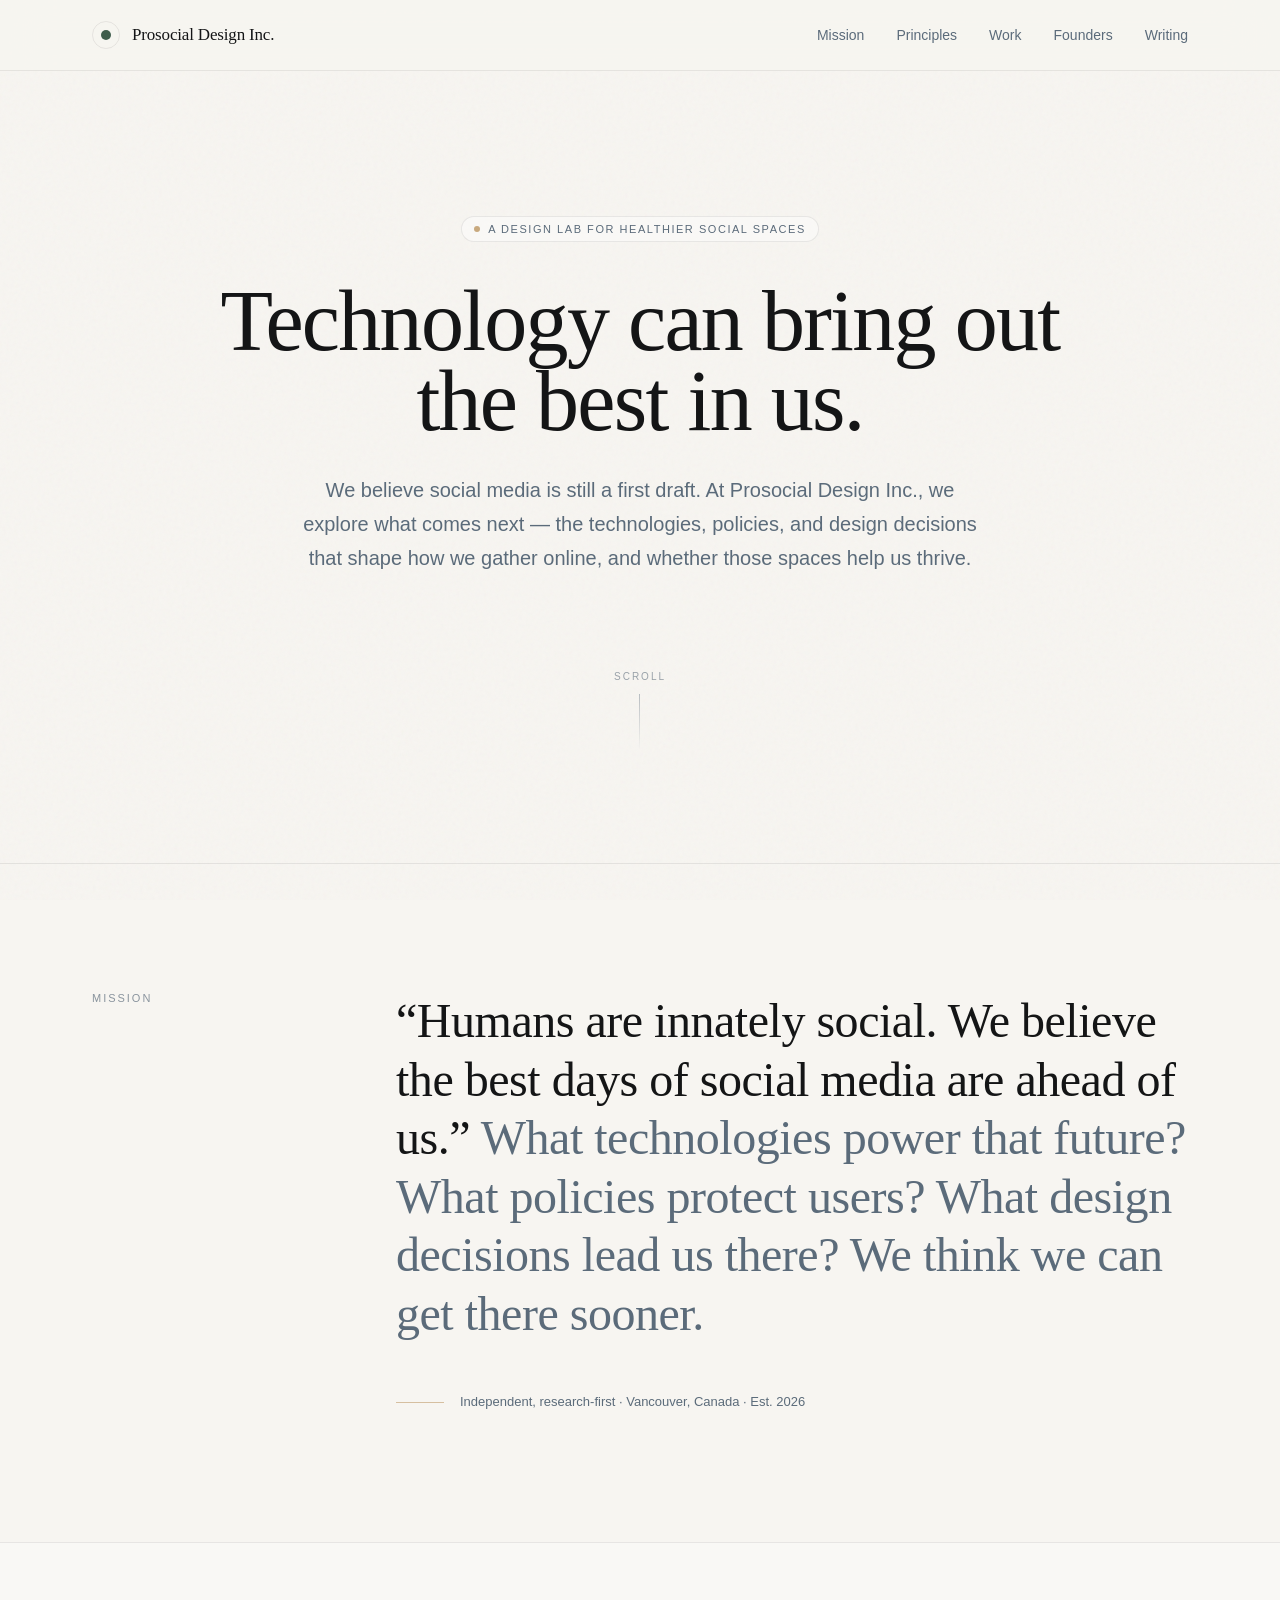
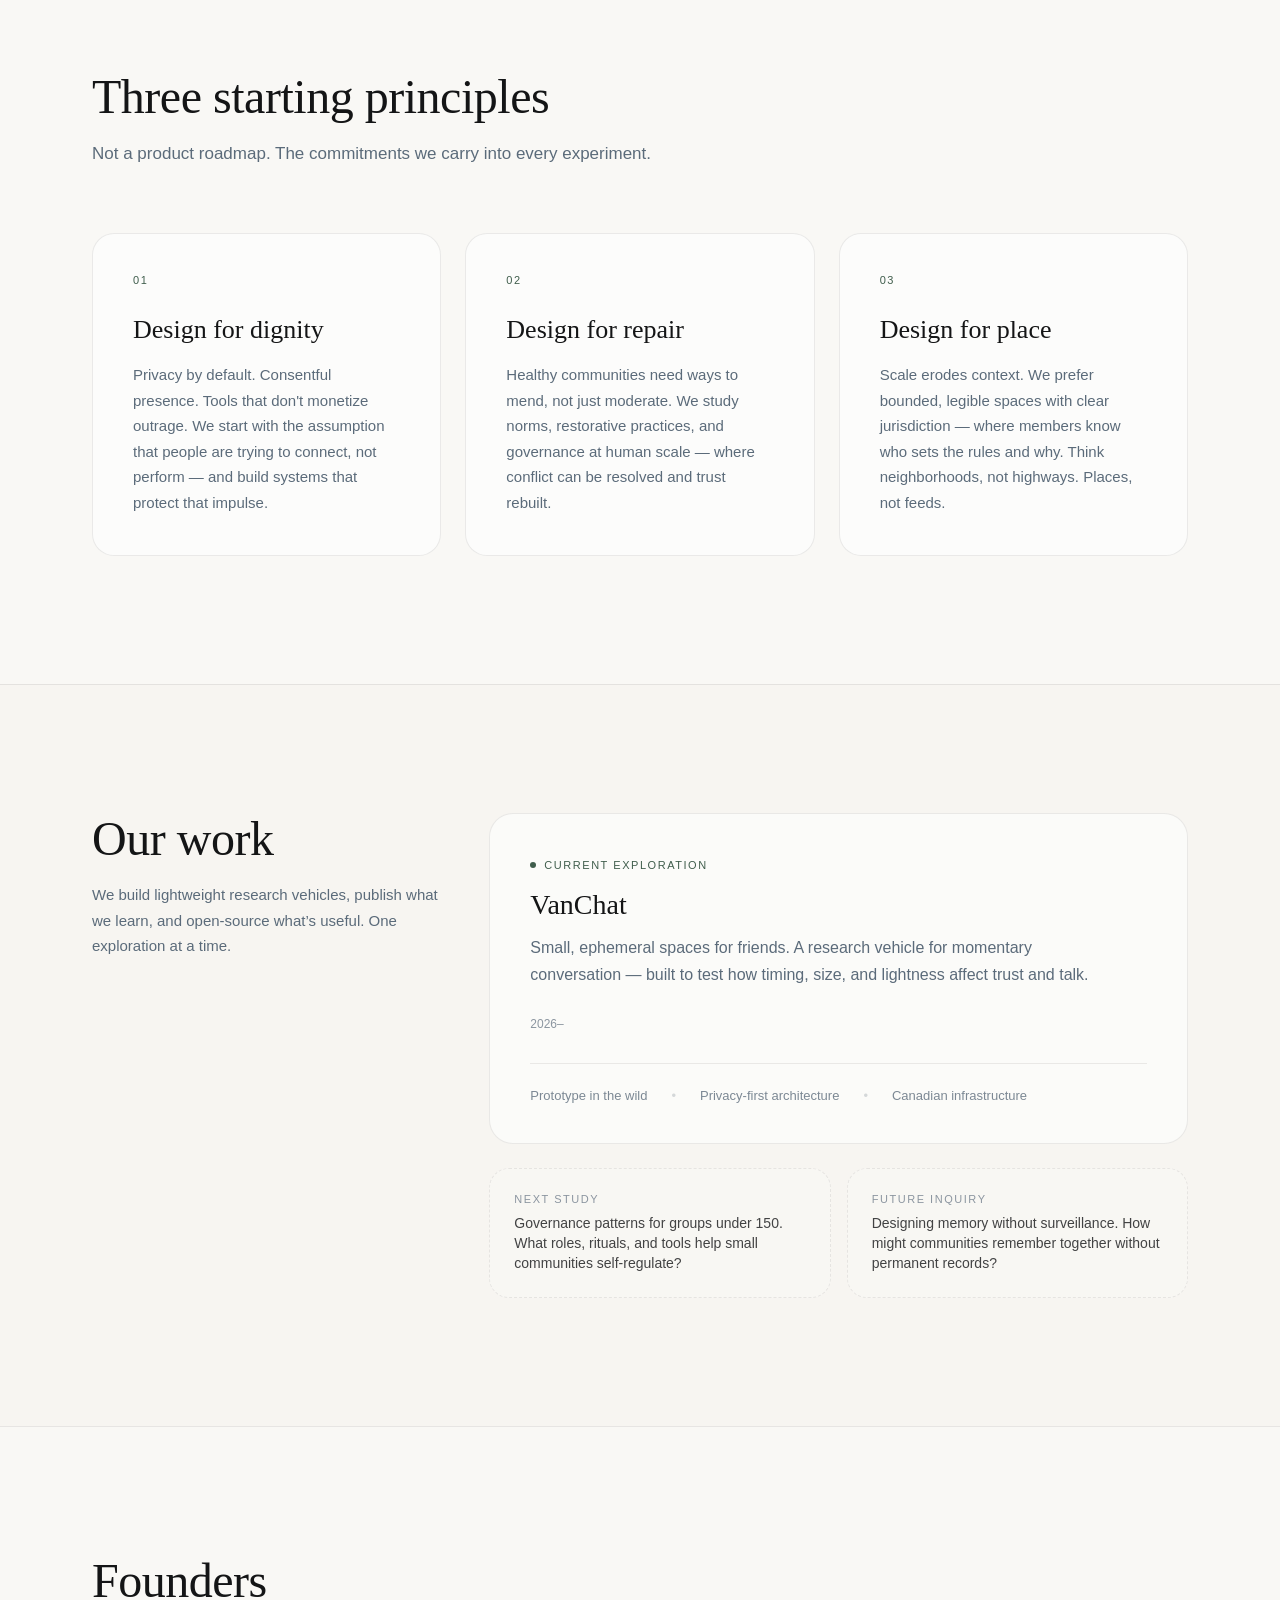
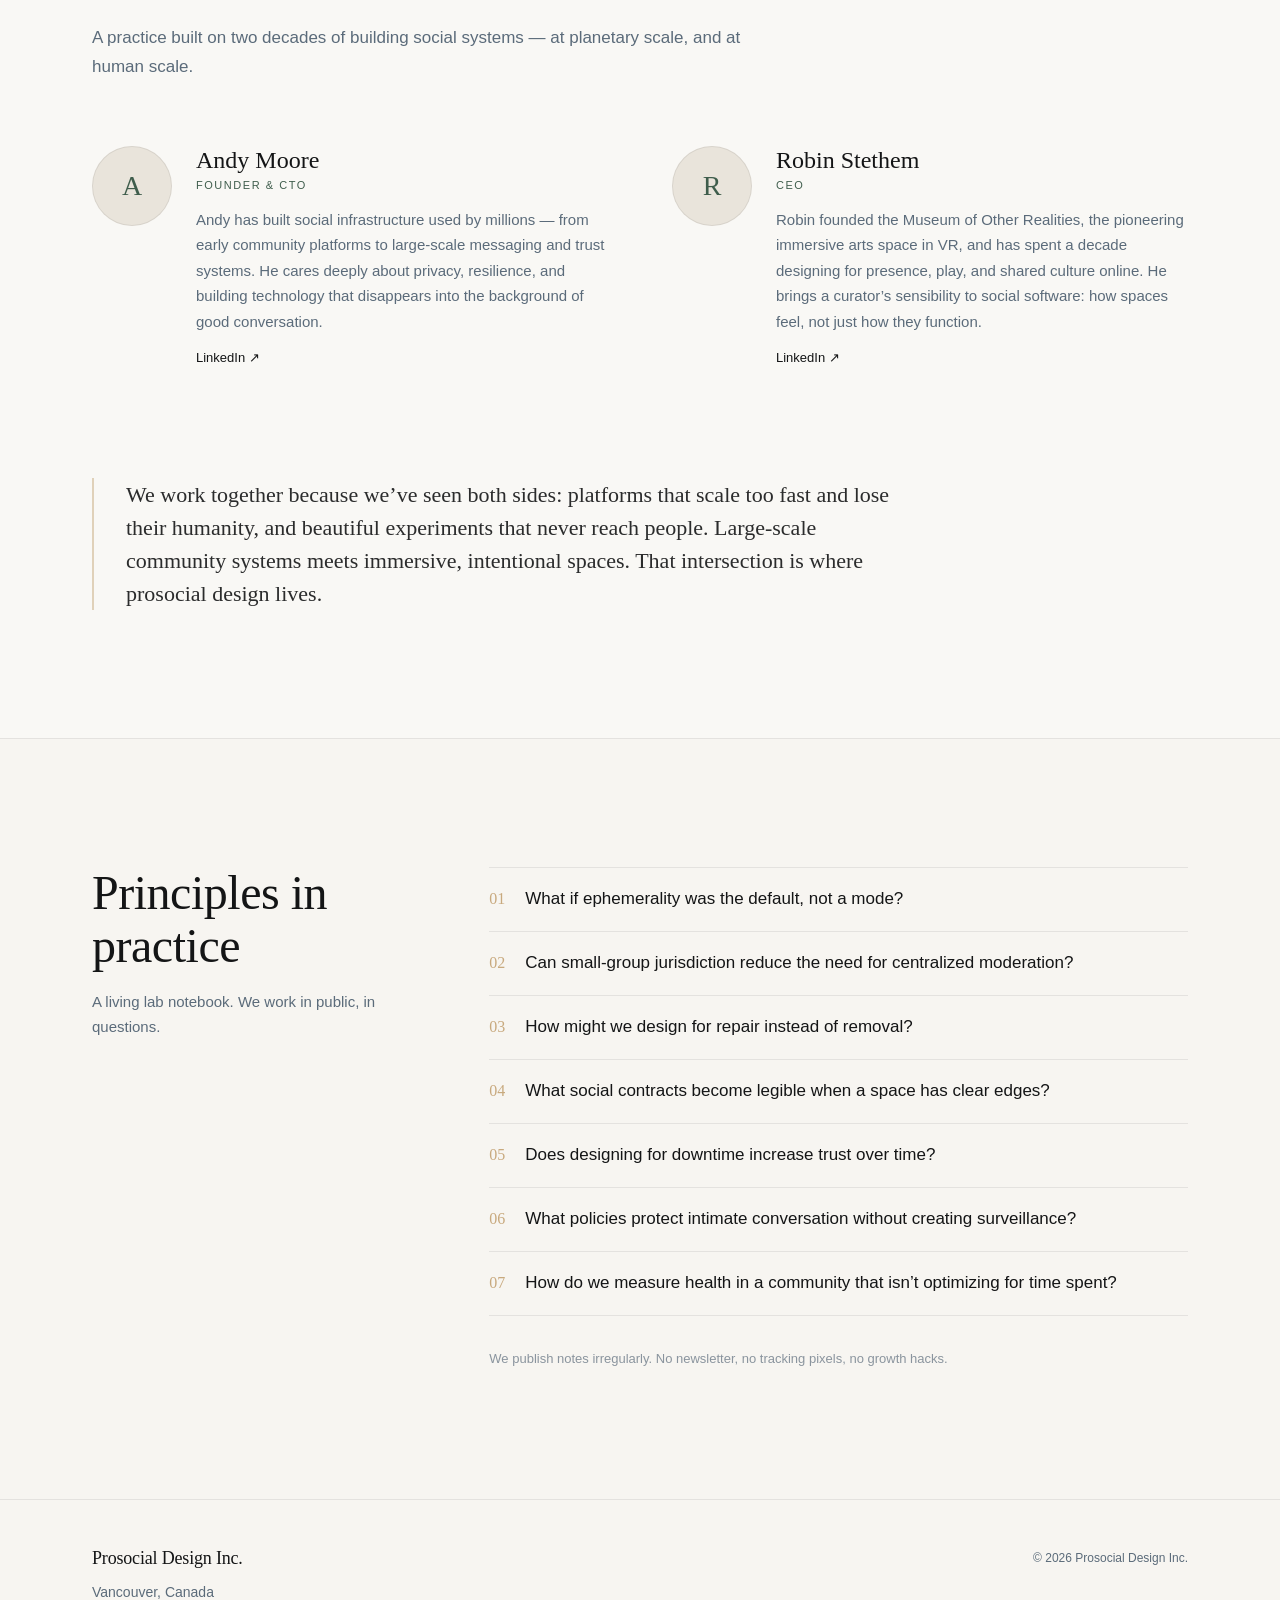
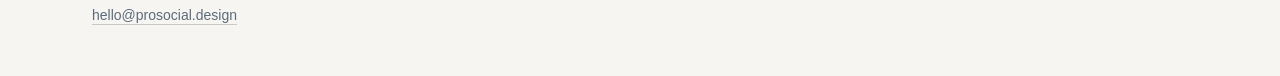
<file: index.html>
<!DOCTYPE html>
<html lang="en">
<head>
  <meta charset="UTF-8">
  <meta name="viewport" content="width=device-width, initial-scale=1.0">
  <title>Prosocial Design Inc. — A design lab for healthier social spaces</title>
  <meta name="description" content="Prosocial Design Inc. is an independent research lab based in Vancouver, Canada exploring healthier social spaces, social media, and the design decisions that help people thrive online.">
  <meta property="og:title" content="Prosocial Design Inc.">
  <meta property="og:description" content="A design lab for healthier social spaces. Technology can bring out the best in us.">
  <meta property="og:type" content="website">
  <meta property="og:url" content="https://prosocial.design">
  <meta property="og:image" content="https://prosocial.design/assets/og-image.png">
  <meta property="og:image:width" content="1200">
  <meta property="og:image:height" content="630">
  <meta name="twitter:card" content="summary_large_image">
  <meta name="twitter:title" content="Prosocial Design Inc.">
  <meta name="twitter:description" content="A design lab for healthier social spaces. Technology can bring out the best in us.">
  <meta name="twitter:image" content="https://prosocial.design/assets/og-image.png">
  <link rel="preconnect" href="https://fonts.googleapis.com">
  <link rel="icon" href="data:image/svg+xml,<svg xmlns='http://www.w3.org/2000/svg' viewBox='0 0 100 100'><rect width='100' height='100' rx='50' fill='%23F7F5F1'/><circle cx='50' cy='50' r='16' fill='%233F5D4C'/></svg>">
  <link rel="stylesheet" href="css/style.css">
  <script>document.documentElement.classList.add('js');</script>
</head>
<body>
  <div class="paper-noise" aria-hidden="true"></div>

  <header class="site-header">
    <div class="header-inner">
      <a href="#" class="brand" aria-label="Prosocial Design Inc. home">
        <span class="brand-mark" aria-hidden="true"><span></span></span>
        <span>Prosocial Design Inc.</span>
      </a>
      <nav class="desktop-nav" aria-label="Primary navigation">
        <a href="#mission">Mission</a>
        <a href="#principles">Principles</a>
        <a href="#work">Work</a>
        <a href="#founders">Founders</a>
        <a href="#writing">Writing</a>
      </nav>
      <button id="menuBtn" class="menu-button" type="button" aria-label="Open menu" aria-expanded="false" aria-controls="mobileNav">
        <svg width="24" height="24" fill="none" stroke="currentColor" stroke-width="1.5" aria-hidden="true">
          <path d="M4 7h16M4 12h16M4 17h16"/>
        </svg>
      </button>
    </div>
    <nav id="mobileNav" class="mobile-nav" aria-label="Mobile navigation">
      <a href="#mission">Mission</a>
      <a href="#principles">Principles</a>
      <a href="#work">Work</a>
      <a href="#founders">Founders</a>
      <a href="#writing">Writing</a>
    </nav>
  </header>

  <main>
    <section class="hero">
      <div class="shell">
        <div class="hero-inner">
          <div class="eyebrow fade-in">
            <span></span>
            A design lab for healthier social spaces
          </div>
          <h1 class="fade-in">Technology can bring out the best in us.</h1>
          <p class="hero-copy fade-in">We believe social media is still a first draft. At Prosocial Design Inc., we explore what comes next — the technologies, policies, and design decisions that shape how we gather online, and whether those spaces help us thrive.</p>
          <div class="scroll-cue" aria-hidden="true">
            <span>Scroll</span>
            <div></div>
          </div>
        </div>
      </div>
    </section>

    <section id="mission" class="section mission">
      <div class="shell section-grid">
        <div class="section-label">Mission</div>
        <div>
          <blockquote class="mission-quote fade-in">
            “Humans are innately social. We believe the best days of social media are ahead of us.”
            <span>What technologies power that future? What policies protect users? What design decisions lead us there? We think we can get there sooner.</span>
          </blockquote>
          <div class="note-row">
            <div></div>
            <p>Independent, research-first · Vancouver, Canada · Est. 2026</p>
          </div>
        </div>
      </div>
    </section>

    <section id="principles" class="section section-tint">
      <div class="shell">
        <div class="section-heading fade-in">
          <h2>Three starting principles</h2>
          <p>Not a product roadmap. The commitments we carry into every experiment.</p>
        </div>
        <div class="principle-grid">
          <article class="card fade-in">
            <div class="number">01</div>
            <h3>Design for dignity</h3>
            <p>Privacy by default. Consentful presence. Tools that don't monetize outrage. We start with the assumption that people are trying to connect, not perform — and build systems that protect that impulse.</p>
          </article>
          <article class="card fade-in">
            <div class="number">02</div>
            <h3>Design for repair</h3>
            <p>Healthy communities need ways to mend, not just moderate. We study norms, restorative practices, and governance at human scale — where conflict can be resolved and trust rebuilt.</p>
          </article>
          <article class="card fade-in">
            <div class="number">03</div>
            <h3>Design for place</h3>
            <p>Scale erodes context. We prefer bounded, legible spaces with clear jurisdiction — where members know who sets the rules and why. Think neighborhoods, not highways. Places, not feeds.</p>
          </article>
        </div>
      </div>
    </section>

    <section id="work" class="section">
      <div class="shell work-grid">
        <div class="fade-in">
          <h2>Our work</h2>
          <p>We build lightweight research vehicles, publish what we learn, and open-source what’s useful. One exploration at a time.</p>
        </div>
        <div>
          <article class="card work-card fade-in">
            <div class="work-card-header">
              <div>
                <div class="current-label">
                  <span></span>
                  Current exploration
                </div>
                <h3>VanChat</h3>
                <p>Small, ephemeral spaces for friends. A research vehicle for momentary conversation — built to test how timing, size, and lightness affect trust and talk.</p>
              </div>
              <div class="year">2026–</div>
            </div>
            <div class="work-tags">
              <span>Prototype in the wild</span>
              <span>Privacy-first architecture</span>
              <span>Canadian infrastructure</span>
            </div>
          </article>
          <div class="study-grid">
            <article class="study-card fade-in">
              <div>Next study</div>
              <p>Governance patterns for groups under 150. What roles, rituals, and tools help small communities self-regulate?</p>
            </article>
            <article class="study-card fade-in">
              <div>Future inquiry</div>
              <p>Designing memory without surveillance. How might communities remember together without permanent records?</p>
            </article>
          </div>
        </div>
      </div>
    </section>

    <section id="founders" class="section section-tint">
      <div class="shell">
        <div class="section-heading fade-in">
          <h2>Founders</h2>
          <p>A practice built on two decades of building social systems — at planetary scale, and at human scale.</p>
        </div>
        <div class="founder-grid">
          <article class="founder fade-in">
            <div class="founder-avatar">A</div>
            <div>
              <h3>Andy Moore</h3>
              <div class="role">Founder &amp; CTO</div>
              <p>Andy has built social infrastructure used by millions — from early community platforms to large-scale messaging and trust systems. He cares deeply about privacy, resilience, and building technology that disappears into the background of good conversation.</p>
              <a href="https://linkedin.com/in/aamoore" target="_blank" rel="noopener">LinkedIn <span aria-hidden="true">↗</span></a>
            </div>
          </article>
          <article class="founder fade-in">
            <div class="founder-avatar">R</div>
            <div>
              <h3>Robin Stethem</h3>
              <div class="role">CEO</div>
              <p>Robin founded the Museum of Other Realities, the pioneering immersive arts space in VR, and has spent a decade designing for presence, play, and shared culture online. He brings a curator’s sensibility to social software: how spaces feel, not just how they function.</p>
              <a href="https://linkedin.com/in/stethem" target="_blank" rel="noopener">LinkedIn <span aria-hidden="true">↗</span></a>
            </div>
          </article>
        </div>
        <div class="founder-note fade-in">
          <p>We work together because we’ve seen both sides: platforms that scale too fast and lose their humanity, and beautiful experiments that never reach people. Large-scale community systems meets immersive, intentional spaces. That intersection is where prosocial design lives.</p>
        </div>
      </div>
    </section>

    <section id="writing" class="section">
      <div class="shell writing-grid">
        <div class="fade-in">
          <h2>Principles in practice</h2>
          <p>A living lab notebook. We work in public, in questions.</p>
        </div>
        <div>
          <ol class="question-list">
            <li class="fade-in"><span>01</span><p>What if ephemerality was the default, not a mode?</p></li>
            <li class="fade-in"><span>02</span><p>Can small-group jurisdiction reduce the need for centralized moderation?</p></li>
            <li class="fade-in"><span>03</span><p>How might we design for repair instead of removal?</p></li>
            <li class="fade-in"><span>04</span><p>What social contracts become legible when a space has clear edges?</p></li>
            <li class="fade-in"><span>05</span><p>Does designing for downtime increase trust over time?</p></li>
            <li class="fade-in"><span>06</span><p>What policies protect intimate conversation without creating surveillance?</p></li>
            <li class="fade-in"><span>07</span><p>How do we measure health in a community that isn’t optimizing for time spent?</p></li>
          </ol>
          <p class="writing-note">We publish notes irregularly. No newsletter, no tracking pixels, no growth hacks.</p>
        </div>
      </div>
    </section>
  </main>

  <footer class="site-footer">
    <div class="shell footer-inner">
      <div>
        <div class="footer-brand">Prosocial Design Inc.</div>
        <p>
          Vancouver, Canada<br>
          <a href="mailto:hello@prosocial.design">hello@prosocial.design</a>
        </p>
      </div>
      <div class="footer-note">
        <p>© 2026 Prosocial Design Inc.</p>
      </div>
    </div>
  </footer>

  <script>
    const menuBtn = document.getElementById('menuBtn');
    const mobileNav = document.getElementById('mobileNav');

    menuBtn?.addEventListener('click', () => {
      const isOpen = mobileNav.classList.toggle('is-open');
      menuBtn.setAttribute('aria-expanded', String(isOpen));
    });

    mobileNav?.querySelectorAll('a').forEach((link) => {
      link.addEventListener('click', () => {
        mobileNav.classList.remove('is-open');
        menuBtn?.setAttribute('aria-expanded', 'false');
      });
    });

    const fadeElements = document.querySelectorAll('.fade-in');

    if ('IntersectionObserver' in window) {
      const observer = new IntersectionObserver((entries) => {
        entries.forEach((entry) => {
          if (entry.isIntersecting) {
            entry.target.classList.add('visible');
            observer.unobserve(entry.target);
          }
        });
      }, { threshold: 0.1 });

      fadeElements.forEach((element) => observer.observe(element));
    } else {
      fadeElements.forEach((element) => element.classList.add('visible'));
    }
  </script>
</body>
</html>
</file>
<file: css/style.css>
:root {
  --bg: #f7f5f1;
  --text: #141516;
  --muted: #5b6b7a;
  --green: #3f5d4c;
  --gold: #c8a97e;
  --paper: #e9e4db;
  --hairline: rgba(20, 21, 22, 0.08);
  --white-soft: rgba(255, 255, 255, 0.55);
  --max-width: 1160px;
  --serif: Georgia, "Iowan Old Style", "Times New Roman", Times, serif;
  --sans: -apple-system, BlinkMacSystemFont, "Segoe UI", Roboto, Helvetica, Arial, sans-serif;
}

*,
*::before,
*::after {
  box-sizing: border-box;
}

html {
  scroll-behavior: smooth;
}

body {
  margin: 0;
  background: var(--bg);
  color: var(--text);
  font-family: var(--sans);
  text-rendering: optimizeLegibility;
  -webkit-font-smoothing: antialiased;
}

::selection {
  background: rgba(200, 169, 126, 0.35);
}

p {
  line-height: 1.75;
}

a {
  color: inherit;
  text-decoration: none;
}

button {
  font: inherit;
}

.paper-noise {
  position: fixed;
  inset: 0;
  z-index: 0;
  pointer-events: none;
  opacity: 0.035;
  background-image: url("data:image/svg+xml,%3Csvg viewBox='0 0 256 256' xmlns='http://www.w3.org/2000/svg'%3E%3Cfilter id='n'%3E%3CfeTurbulence type='fractalNoise' baseFrequency='0.9' numOctaves='4' stitchTiles='stitch'/%3E%3C/filter%3E%3Crect width='100%25' height='100%25' filter='url(%23n)'/%3E%3C/svg%3E");
}

.site-header,
main,
.site-footer {
  position: relative;
  z-index: 1;
}

.site-header {
  position: sticky;
  top: 0;
  z-index: 40;
  border-bottom: 1px solid var(--hairline);
  background: rgba(247, 245, 241, 0.8);
  backdrop-filter: blur(24px);
  -webkit-backdrop-filter: blur(24px);
}

.header-inner,
.shell {
  width: min(100%, var(--max-width));
  margin: 0 auto;
  padding-inline: 1.5rem;
}

.header-inner {
  min-height: 70px;
  display: flex;
  align-items: center;
  justify-content: space-between;
}

.brand {
  position: relative;
  z-index: 2;
  display: inline-flex;
  align-items: center;
  gap: 0.75rem;
  font-family: var(--serif);
  font-size: 1.0625rem;
  letter-spacing: -0.01em;
}

.brand-mark {
  width: 1.75rem;
  height: 1.75rem;
  border: 1px solid var(--hairline);
  border-radius: 999px;
  display: inline-flex;
  align-items: center;
  justify-content: center;
}

.brand-mark span {
  width: 0.625rem;
  height: 0.625rem;
  border-radius: 999px;
  background: var(--green);
}

.desktop-nav {
  display: none;
  align-items: center;
  gap: 2rem;
  color: var(--muted);
  font-size: 0.875rem;
}

.desktop-nav a {
  transition: color 0.2s;
}

.desktop-nav a:hover {
  color: var(--text);
}

.menu-button {
  margin-right: -0.5rem;
  border: 0;
  background: transparent;
  color: var(--muted);
  padding: 0.5rem;
  cursor: pointer;
}

.mobile-nav {
  display: none;
  border-top: 1px solid var(--hairline);
  background: var(--bg);
  padding: 1rem 1.5rem;
}

.mobile-nav.is-open {
  display: flex;
  flex-direction: column;
  gap: 1rem;
}

.mobile-nav a {
  color: var(--muted);
  font-size: 0.9375rem;
  padding-block: 0.25rem;
}

.hero-inner {
  min-height: 88vh;
  display: flex;
  flex-direction: column;
  align-items: center;
  justify-content: center;
  text-align: center;
  padding: 7rem 0 5rem;
}

.eyebrow {
  display: inline-flex;
  align-items: center;
  gap: 0.5rem;
  margin-bottom: 2.5rem;
  padding: 0.375rem 0.75rem;
  border: 1px solid var(--hairline);
  border-radius: 999px;
  background: rgba(255, 255, 255, 0.4);
  color: var(--muted);
  font-size: 0.6875rem;
  letter-spacing: 0.14em;
  text-transform: uppercase;
}

.eyebrow span,
.current-label span {
  width: 0.375rem;
  height: 0.375rem;
  border-radius: 999px;
  background: var(--gold);
}

.hero h1,
.section-heading h2,
.work-grid h2,
.writing-grid h2,
.mission-quote,
.card h3,
.work-card h3,
.founder h3,
.founder-note p,
.footer-brand {
  font-family: var(--serif);
}

.hero h1 {
  max-width: 900px;
  margin: 0;
  font-size: clamp(2.625rem, 7.2vw, 5.375rem);
  line-height: 0.92;
  letter-spacing: -0.02em;
  font-weight: 400;
}

.hero-copy {
  max-width: 680px;
  margin: 2rem auto 0;
  color: var(--muted);
  font-size: clamp(1.125rem, 2vw, 1.25rem);
  line-height: 1.7;
}

.scroll-cue {
  margin-top: 6rem;
  display: flex;
  flex-direction: column;
  align-items: center;
  gap: 0.75rem;
}

.scroll-cue span {
  color: rgba(91, 107, 122, 0.6);
  font-size: 0.625rem;
  letter-spacing: 0.2em;
  text-transform: uppercase;
}

.scroll-cue div {
  width: 1px;
  height: 3.5rem;
  background: linear-gradient(to bottom, rgba(91, 107, 122, 0.4), transparent);
  animation: pulse 2s ease-in-out infinite;
}

.section {
  border-top: 1px solid var(--hairline);
  scroll-margin-top: 6rem;
}

.section-tint {
  background: rgba(255, 255, 255, 0.3);
}

.section > .shell {
  padding-block: clamp(6rem, 10vw, 9rem);
}

.section-grid {
  display: grid;
  gap: 2.5rem;
}

.section-label {
  color: rgba(91, 107, 122, 0.7);
  font-size: 0.6875rem;
  letter-spacing: 0.18em;
  text-transform: uppercase;
}

.mission-quote {
  margin: 0;
  max-width: 920px;
  font-size: clamp(1.75rem, 4.6vw, 3rem);
  line-height: 1.22;
  letter-spacing: -0.01em;
}

.mission-quote span {
  color: var(--muted);
}

.note-row {
  margin-top: 3rem;
  display: flex;
  align-items: center;
  gap: 1rem;
}

.note-row div {
  width: 3rem;
  height: 1px;
  background: rgba(200, 169, 126, 0.7);
}

.note-row p {
  margin: 0;
  color: var(--muted);
  font-size: 0.8125rem;
}

.section-heading {
  max-width: 42rem;
  margin-bottom: 4rem;
}

.section-heading h2,
.work-grid h2,
.writing-grid h2 {
  margin: 0;
  font-size: clamp(2rem, 4vw, 3rem);
  line-height: 1.1;
  letter-spacing: -0.01em;
  font-weight: 400;
}

.section-heading p,
.work-grid > div:first-child p,
.writing-grid > div:first-child p {
  margin: 1rem 0 0;
  color: var(--muted);
  font-size: 1.0625rem;
  line-height: 1.7;
}

.principle-grid {
  display: grid;
  gap: 1.5rem;
}

.card {
  border: 1px solid var(--hairline);
  border-radius: 22px;
  background: var(--white-soft);
  padding: clamp(2rem, 4vw, 2.5rem);
  transition: background 0.3s ease, box-shadow 0.3s ease, transform 0.3s ease;
}

.card:hover {
  transform: translateY(-2px);
  background: rgba(255, 255, 255, 0.8);
  box-shadow: 0 8px 24px rgba(20, 21, 22, 0.04);
}

.number,
.current-label,
.study-card div,
.role {
  color: var(--green);
  font-size: 0.6875rem;
  letter-spacing: 0.14em;
  text-transform: uppercase;
}

.number {
  margin-bottom: 1.75rem;
}

.card h3 {
  margin: 0 0 1rem;
  font-size: 1.625rem;
  line-height: 1.25;
  font-weight: 400;
}

.card p {
  margin: 0;
  color: var(--muted);
  font-size: 0.9375rem;
  line-height: 1.7;
}

.work-grid,
.writing-grid {
  display: grid;
  gap: 3rem;
}

.work-grid > div:first-child p,
.writing-grid > div:first-child p {
  font-size: 0.9375rem;
}

.work-card {
  border-radius: 24px;
}

.work-card-header {
  display: flex;
  align-items: flex-start;
  justify-content: space-between;
  gap: 1.5rem;
  flex-wrap: wrap;
}

.current-label {
  display: inline-flex;
  align-items: center;
  gap: 0.5rem;
  margin-bottom: 1rem;
}

.current-label span {
  background: var(--green);
  animation: pulse 2s ease-in-out infinite;
}

.work-card h3 {
  margin: 0;
  font-size: 1.75rem;
  font-weight: 400;
}

.work-card p {
  max-width: 560px;
  margin-top: 0.75rem;
  font-size: 1rem;
}

.year {
  padding-top: 0.25rem;
  color: rgba(91, 107, 122, 0.7);
  font-size: 0.75rem;
}

.work-tags {
  margin-top: 2rem;
  padding-top: 1.5rem;
  border-top: 1px solid var(--hairline);
  display: flex;
  align-items: center;
  flex-wrap: wrap;
  gap: 0.5rem 1.5rem;
  color: rgba(91, 107, 122, 0.8);
  font-size: 0.8125rem;
}

.work-tags span + span::before {
  content: "•";
  margin-right: 1.5rem;
  opacity: 0.3;
}

.study-grid {
  display: grid;
  gap: 1rem;
  margin-top: 1.5rem;
}

.study-card {
  border: 1px dashed var(--hairline);
  border-radius: 20px;
  background: rgba(255, 255, 255, 0.2);
  padding: 1.5rem;
}

.study-card div {
  margin-bottom: 0.5rem;
  color: rgba(91, 107, 122, 0.7);
}

.study-card p {
  margin: 0;
  color: rgba(20, 21, 22, 0.8);
  font-size: 0.875rem;
  line-height: 1.45;
}

.founder-grid {
  display: grid;
  gap: 3.5rem;
}

.founder {
  display: flex;
  gap: 1.5rem;
}

.founder-avatar {
  width: 5rem;
  height: 5rem;
  flex: 0 0 5rem;
  border: 1px solid var(--hairline);
  border-radius: 999px;
  background: var(--paper);
  color: var(--green);
  display: flex;
  align-items: center;
  justify-content: center;
  font-family: var(--serif);
  font-size: 1.75rem;
}

.founder h3 {
  margin: 0;
  font-size: 1.5rem;
  line-height: 1.2;
  font-weight: 400;
}

.role {
  margin-top: 0.25rem;
  color: var(--green);
}

.founder p {
  margin: 1rem 0 0;
  color: var(--muted);
  font-size: 0.9375rem;
  line-height: 1.7;
}

.founder a {
  display: inline-flex;
  align-items: center;
  gap: 0.25rem;
  margin-top: 1rem;
  font-size: 0.8125rem;
  transition: color 0.2s;
}

.founder a:hover {
  color: var(--green);
}

.founder-note {
  max-width: 800px;
  margin-top: clamp(5rem, 9vw, 7rem);
  padding-left: 1.5rem;
  border-left: 2px solid rgba(200, 169, 126, 0.5);
}

.founder-note p {
  margin: 0;
  color: rgba(20, 21, 22, 0.9);
  font-size: clamp(1.25rem, 2vw, 1.375rem);
  line-height: 1.5;
}

.question-list {
  margin: 0;
  padding: 0;
  list-style: none;
  border-block: 1px solid var(--hairline);
}

.question-list li {
  display: flex;
  gap: 1.25rem;
  padding: 1.25rem 0;
}

.question-list li + li {
  border-top: 1px solid var(--hairline);
}

.question-list span {
  margin-top: 0.125rem;
  color: var(--gold);
  font-family: var(--serif);
}

.question-list p {
  margin: 0;
  font-size: 1.0625rem;
  line-height: 1.35;
}

.writing-note {
  margin: 2rem 0 0;
  color: rgba(91, 107, 122, 0.7);
  font-size: 0.8125rem;
}

.site-footer {
  border-top: 1px solid var(--hairline);
}

.footer-inner {
  padding-block: 3rem;
  display: flex;
  flex-direction: column;
  align-items: flex-start;
  justify-content: space-between;
  gap: 2rem;
}

.footer-brand {
  font-size: 1.125rem;
  letter-spacing: -0.01em;
}

.site-footer p {
  margin: 0.75rem 0 0;
  color: var(--muted);
  font-size: 0.875rem;
  line-height: 1.7;
}

.site-footer a {
  text-decoration: underline;
  text-decoration-color: rgba(20, 21, 22, 0.2);
  text-underline-offset: 4px;
  transition: text-decoration-color 0.2s;
}

.site-footer a:hover {
  text-decoration-color: var(--text);
}

.footer-note {
  color: rgba(91, 107, 122, 0.8);
  font-size: 0.75rem;
  line-height: 1.7;
}

.footer-note p {
  margin: 0;
  font-size: inherit;
}

.footer-note p + p {
  margin-top: 0.25rem;
}

.fade-in {
  opacity: 1;
  transform: none;
}

.js .fade-in {
  opacity: 0;
  transform: translateY(12px);
  transition: opacity 0.8s ease, transform 0.8s ease;
}

.js .fade-in.visible {
  opacity: 1;
  transform: translateY(0);
}

@keyframes pulse {
  0%,
  100% {
    opacity: 1;
  }

  50% {
    opacity: 0.35;
  }
}

@media (min-width: 640px) {
  .study-grid {
    grid-template-columns: repeat(2, minmax(0, 1fr));
  }
}

@media (min-width: 768px) {
  .header-inner,
  .shell {
    padding-inline: 2rem;
  }

  .desktop-nav {
    display: flex;
  }

  .menu-button,
  .mobile-nav {
    display: none;
  }

  .section-grid {
    grid-template-columns: 3fr 9fr;
  }

  .section-label {
    position: sticky;
    top: 7rem;
    align-self: start;
  }

  .principle-grid {
    grid-template-columns: repeat(3, minmax(0, 1fr));
  }

  .founder-grid {
    grid-template-columns: repeat(2, minmax(0, 1fr));
    gap: 4rem;
  }

  .founder-note {
    padding-left: 2rem;
  }

  .footer-inner {
    flex-direction: row;
  }

  .footer-note {
    text-align: right;
  }
}

@media (min-width: 1024px) {
  .work-grid,
  .writing-grid {
    grid-template-columns: 4fr 8fr;
    gap: 3rem;
    align-items: start;
  }
}

@media (max-width: 520px) {
  .founder {
    flex-direction: column;
  }

  .work-tags span + span::before {
    content: none;
  }
}

@media (prefers-reduced-motion: reduce) {
  html {
    scroll-behavior: auto;
  }

  *,
  *::before,
  *::after {
    animation-duration: 0.001ms !important;
    animation-iteration-count: 1 !important;
    transition-duration: 0.001ms !important;
  }
}
</file>
